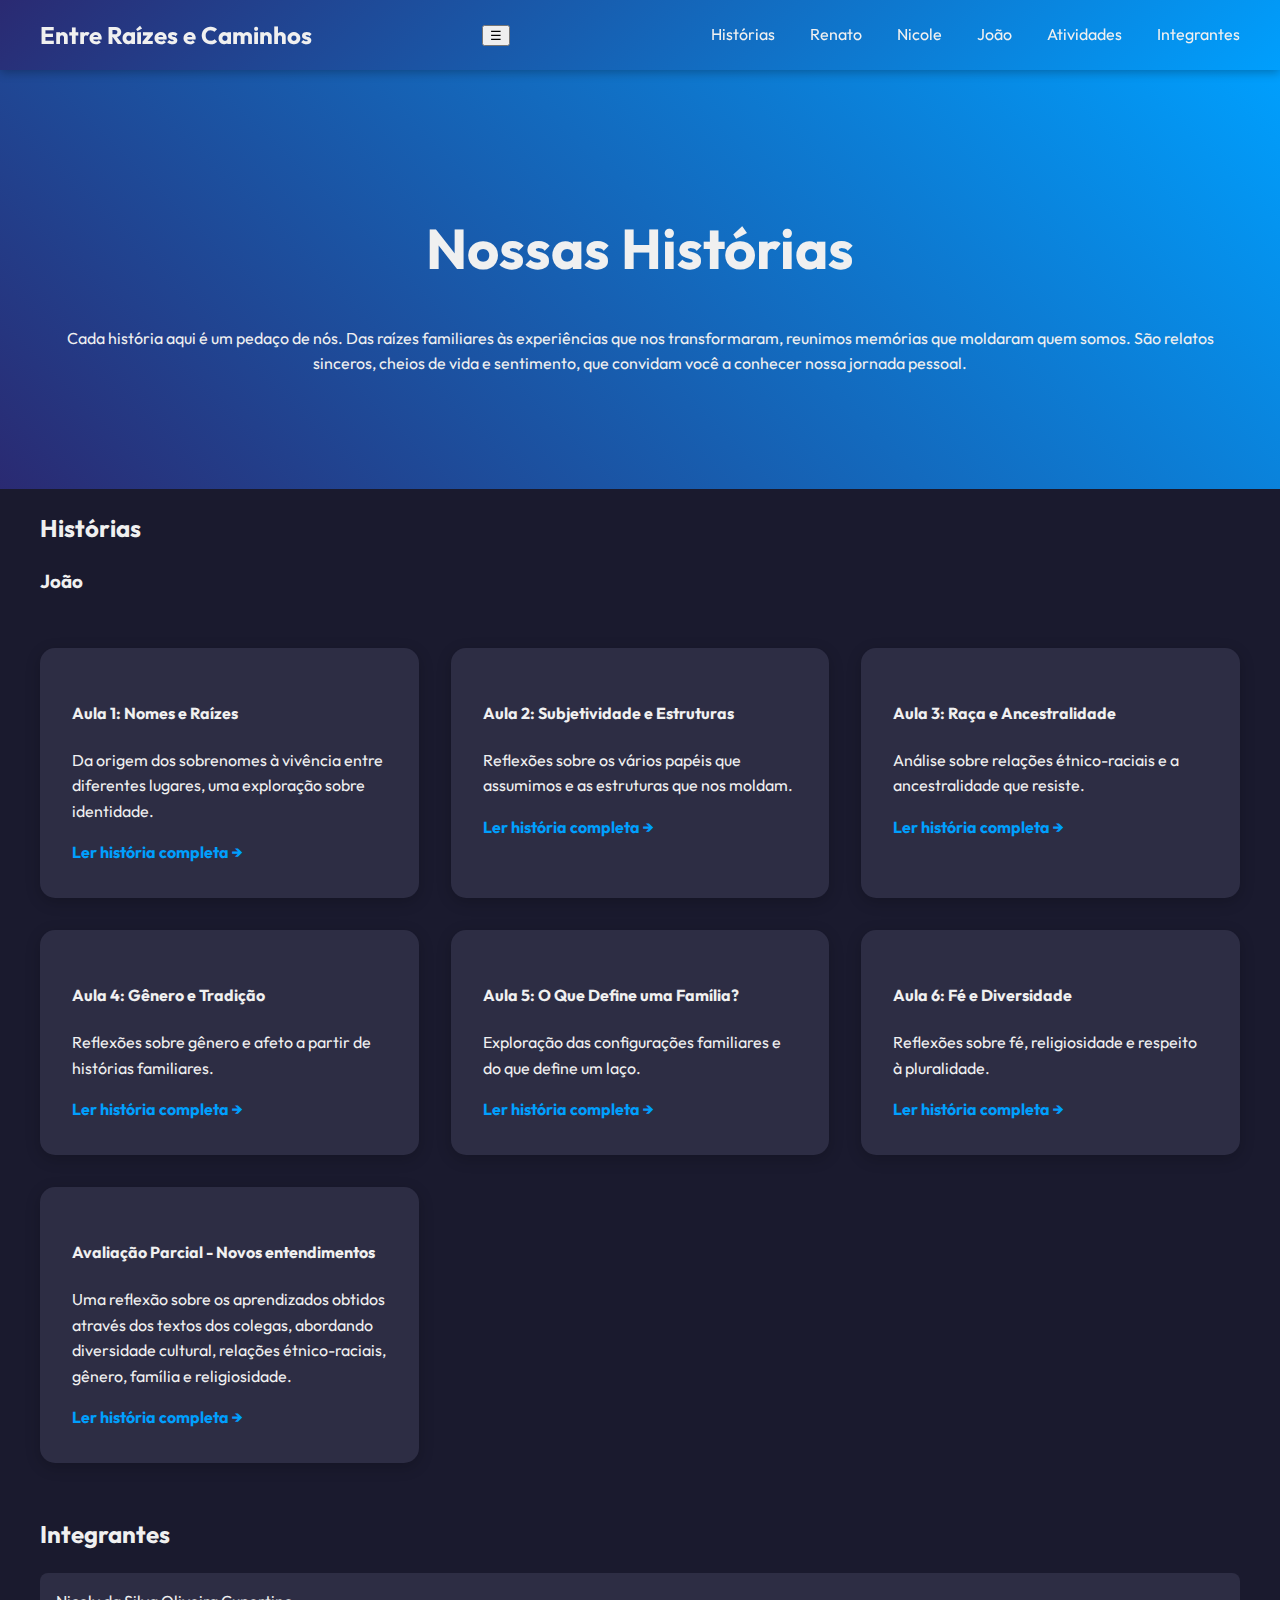
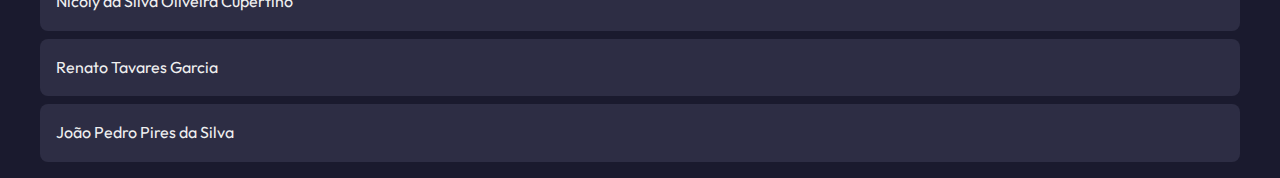
<file: index.html>
<html lang="pt-BR">
<head>
  <meta charset="utf-8">
  <meta name="viewport" content="width=device-width, initial-scale=1.0">
  <title>Entre Raízes e Caminhos — Histórias</title>
  <link rel="stylesheet" href="assets/css/style.css">
  <link href="https://fonts.googleapis.com/css2?family=Outfit:wght@300;400;600;700&display=swap" rel="stylesheet">
</head>
<body>
  <header class="site-header">
    <div class="container header-inner">
      <a class="brand" href="#">Entre Raízes e Caminhos</a>
      <button id="nav-toggle" aria-label="Abrir menu">☰</button>
      <nav class="site-nav" id="site-nav">
        <a href="#histories">Histórias</a>
        <a href="#renato">Renato</a>
        <a href="#nicole">Nicole</a>
        <a href="#joao">João</a>
        <a href="#atividades">Atividades</a>
        <a href="#integrantes">Integrantes</a>
      </nav>
    </div>
  </header>

  <main>
    <section class="hero">
      <div class="container">
        <h1>Nossas Histórias</h1>
        <p class="lead">Cada história aqui é um pedaço de nós. Das raízes familiares às experiências que nos transformaram, reunimos memórias que moldaram quem somos. São relatos sinceros, cheios de vida e sentimento, que convidam você a conhecer nossa jornada pessoal.</p>
      </div>
    </section>

    <section id="histories" class="container stories">
      <h2>Histórias</h2>


      <section id="joao" class="story-group">
        <h3>João</h3>
        <div class="grid">
          <article class="card">
            <h4>Aula 1: Nomes e Raízes</h4>
            <p>Da origem dos sobrenomes à vivência entre diferentes lugares, uma exploração sobre identidade.</p>
            <a class="readmore" href="joao/aula-1.html">Ler história completa →</a>
          </article>
          <article class="card">
            <h4>Aula 2: Subjetividade e Estruturas</h4>
            <p>Reflexões sobre os vários papéis que assumimos e as estruturas que nos moldam.</p>
            <a class="readmore" href="joao/aula-2.html">Ler história completa →</a>
          </article>
          <article class="card">
            <h4>Aula 3: Raça e Ancestralidade</h4>
            <p>Análise sobre relações étnico-raciais e a ancestralidade que resiste.</p>
            <a class="readmore" href="joao/aula-3.html">Ler história completa →</a>
          </article>
          <article class="card">
            <h4>Aula 4: Gênero e Tradição</h4>
            <p>Reflexões sobre gênero e afeto a partir de histórias familiares.</p>
            <a class="readmore" href="joao/aula-4.html">Ler história completa →</a>
          </article>
          <article class="card">
            <h4>Aula 5: O Que Define uma Família?</h4>
            <p>Exploração das configurações familiares e do que define um laço.</p>
            <a class="readmore" href="joao/aula-5.html">Ler história completa →</a>
          </article>
          <article class="card">
            <h4>Aula 6: Fé e Diversidade</h4>
            <p>Reflexões sobre fé, religiosidade e respeito à pluralidade.</p>
            <a class="readmore" href="joao/aula-6.html">Ler história completa →</a>
          </article>
          <article class="card">
            <h4>Avaliação Parcial - Novos entendimentos</h4>
            <p>Uma reflexão sobre os aprendizados obtidos através dos textos dos colegas, abordando diversidade cultural, relações étnico-raciais, gênero, família e religiosidade.</p>
            <a class="readmore" href="joao/avaliacao-parcial.html">Ler história completa →</a>
          </article>
        </div>
      </section>

    </section>

    <section id="integrantes" class="container contact">
      <h2>Integrantes</h2>
      <ul class="members">
        <li>Nicoly da Silva Oliveira Cupertino</li>
        <li>Renato Tavares Garcia</li>
        <li>João Pedro Pires da Silva</li>
      </ul>
    </section>
  </main>

  <script src="assets/js/main.js"></script>
</body>
</html>
</file>
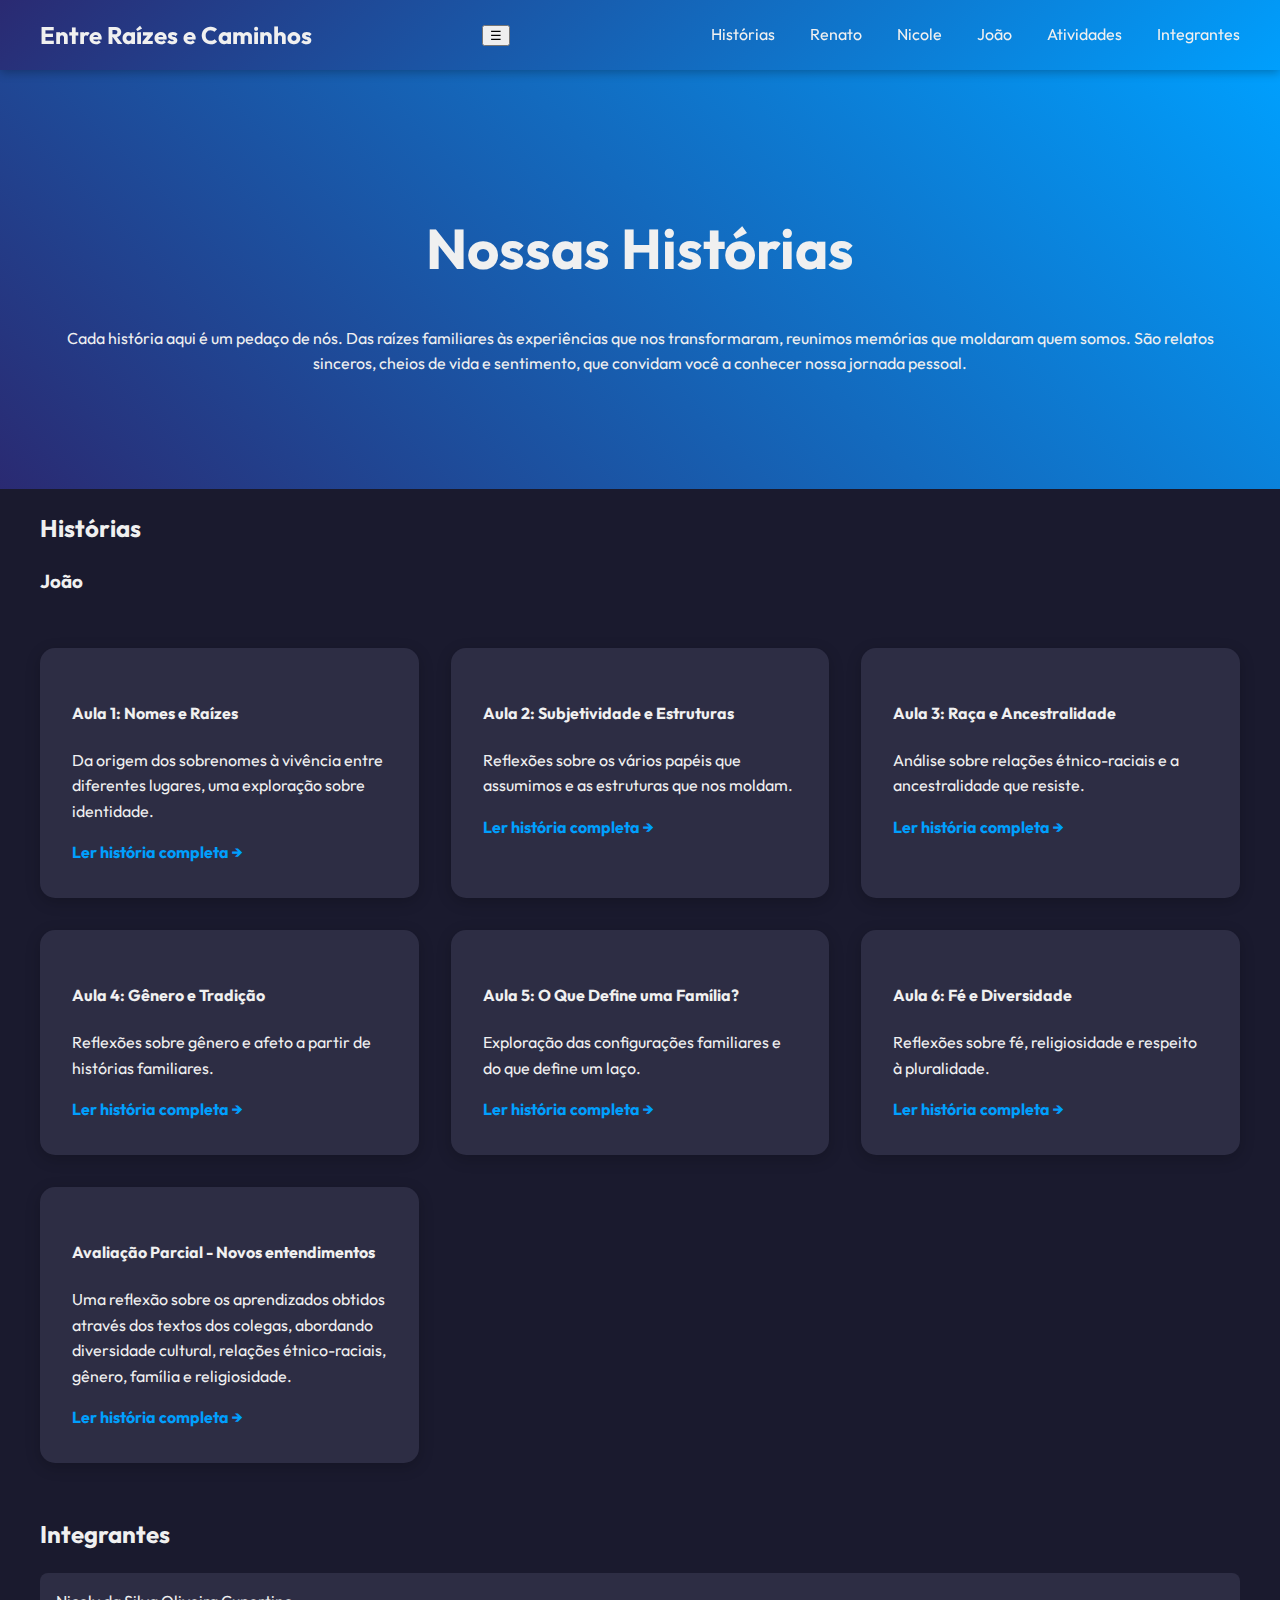
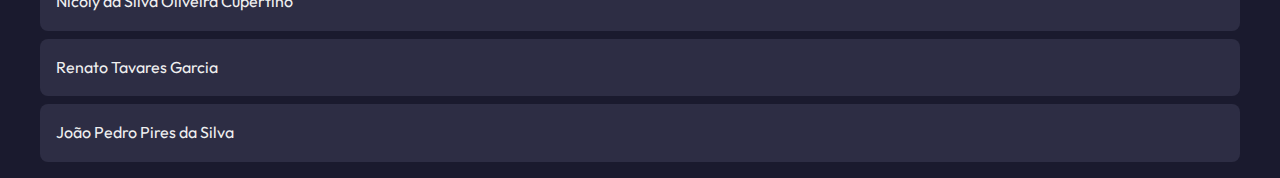
<file: drive-download-20251104T224602Z-1-001/index.html>
<!doctype html>
<html lang="pt-BR">
<head>
  <meta charset="utf-8" />
  <meta name="viewport" content="width=device-width,initial-scale=1" />
  <title>Entre Raízes e Caminhos — Histórias</title>
  <link rel="stylesheet" href="assets/css/style.css">
  <link href="https://fonts.googleapis.com/css2?family=Outfit:wght@300;400;600;700&display=swap" rel="stylesheet">
</head>
<body>
  <header class="site-header">
    <div class="container header-inner">
      <a class="brand" href="#">Entre Raízes e Caminhos</a>
      <button id="nav-toggle" aria-label="Abrir menu">☰</button>
      <nav class="site-nav" id="site-nav">
        <a href="#histories">Histórias</a>
        <a href="#renato">Renato</a>
        <a href="#nicole">Nicole</a>
        <a href="#joao">João</a>
        <a href="#atividades">Atividades</a>
        <a href="#integrantes">Integrantes</a>
      </nav>
    </div>
  </header>

  <main>
    <section class="hero">
      <div class="container">
        <h1>Nossas Histórias</h1>
        <p class="lead">Cada história aqui é um pedaço de nós. Das raízes familiares às experiências que nos transformaram, reunimos memórias que moldaram quem somos. São relatos sinceros, cheios de vida e sentimento, que convidam você a conhecer nossa jornada pessoal.</p>
      </div>
    </section>

    <section id="histories" class="container stories">
      <h2>Histórias</h2>


      <section id="joao" class="story-group">
        <h3>João</h3>
        <div class="grid">
          <article class="card">
            <h4>Aula 1: Nomes e Raízes</h4>
            <p>Da origem dos sobrenomes à vivência entre diferentes lugares, uma exploração sobre identidade.</p>
            <a class="readmore" href="joao/aula-1.html">Ler história completa →</a>
          </article>
          <article class="card">
            <h4>Aula 2: Subjetividade e Estruturas</h4>
            <p>Reflexões sobre os vários papéis que assumimos e as estruturas que nos moldam.</p>
            <a class="readmore" href="joao/aula-2.html">Ler história completa →</a>
          </article>
          <article class="card">
            <h4>Aula 3: Raça e Ancestralidade</h4>
            <p>Análise sobre relações étnico-raciais e a ancestralidade que resiste.</p>
            <a class="readmore" href="joao/aula-3.html">Ler história completa →</a>
          </article>
          <article class="card">
            <h4>Aula 4: Gênero e Tradição</h4>
            <p>Reflexões sobre gênero e afeto a partir de histórias familiares.</p>
            <a class="readmore" href="joao/aula-4.html">Ler história completa →</a>
          </article>
          <article class="card">
            <h4>Aula 5: O Que Define uma Família?</h4>
            <p>Exploração das configurações familiares e do que define um laço.</p>
            <a class="readmore" href="joao/aula-5.html">Ler história completa →</a>
          </article>
          <article class="card">
            <h4>Aula 6: Fé e Diversidade</h4>
            <p>Reflexões sobre fé, religiosidade e respeito à pluralidade.</p>
            <a class="readmore" href="joao/aula-6.html">Ler história completa →</a>
          </article>
          <article class="card">
            <h4>Avaliação Parcial - Novos entendimentos</h4>
            <p>Uma reflexão sobre os aprendizados obtidos através dos textos dos colegas, abordando diversidade cultural, relações étnico-raciais, gênero, família e religiosidade.</p>
            <a class="readmore" href="joao/avaliacao-parcial.html">Ler história completa →</a>
          </article>
        </div>
      </section>

    </section>

    <section id="integrantes" class="container contact">
      <h2>Integrantes</h2>
      <ul class="members">
        <li>Nicoly da Silva Oliveira Cupertino</li>
        <li>Renato Tavares Garcia</li>
        <li>João Pedro Pires da Silva</li>
      </ul>
    </section>
  </main>

  <script src="assets/js/main.js"></script>
</body>
</html>
</file>
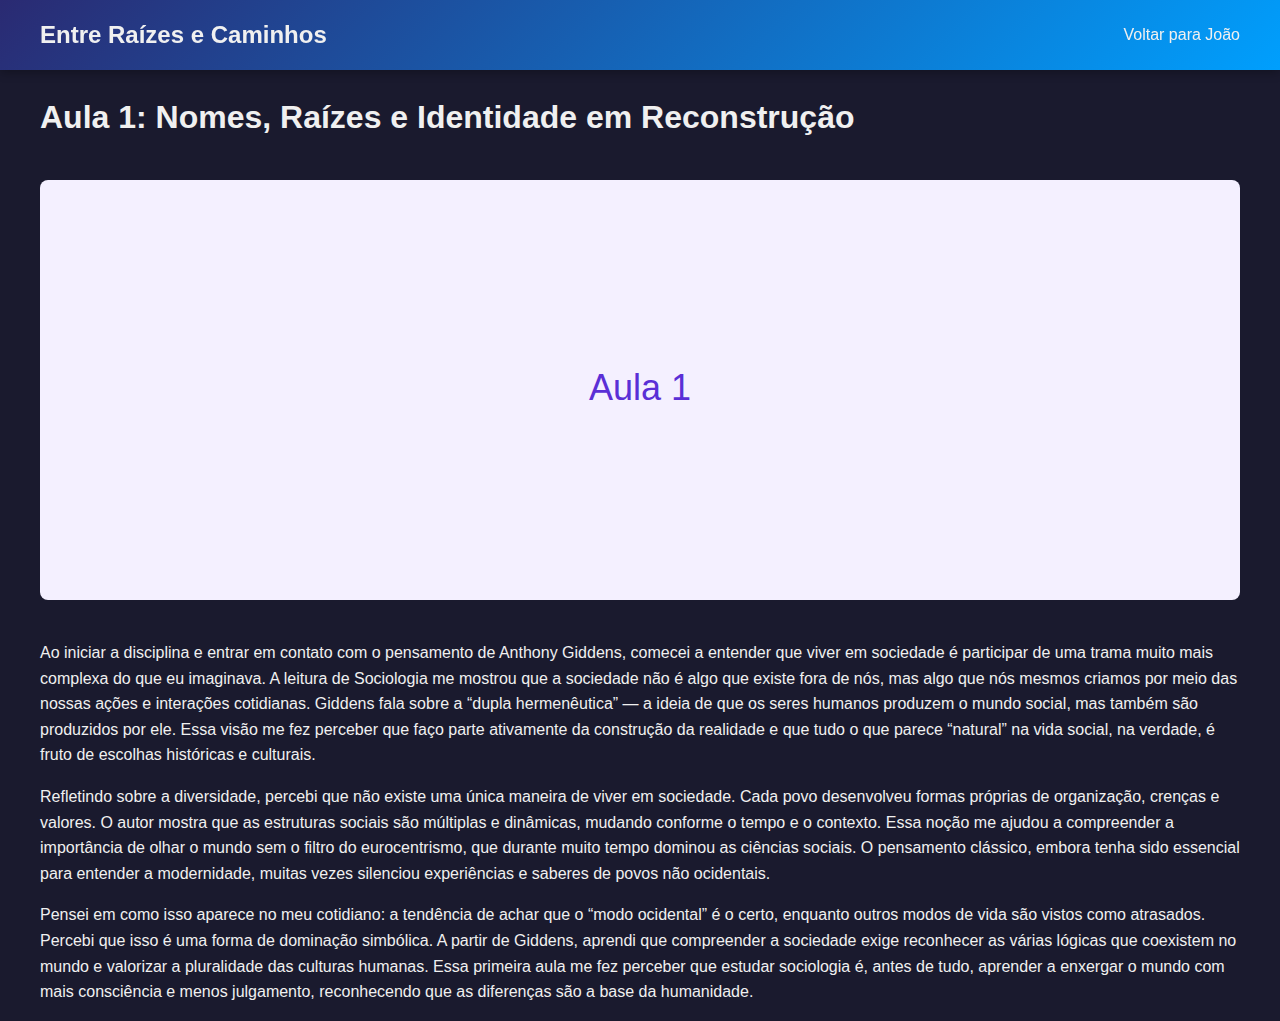
<file: joao/aula-1.html>
<!doctype html>
<html lang="pt-BR">
<head>
  <meta charset="utf-8" />
  <meta name="viewport" content="width=device-width,initial-scale=1" />
  <title>João: Aula 1 — Nomes, Raízes e Identidade</title>
  <link rel="stylesheet" href="../assets/css/style.css">
</head>
<body>
  <header class="site-header">
    <div class="container header-inner">
      <a class="brand" href="../index.html">Entre Raízes e Caminhos</a>
      <nav class="site-nav">
        <a href="../index.html#joao">Voltar para João</a>
      </nav>
    </div>
  </header>
  <main class="container">
    <article>
      <h1>Aula 1: Nomes, Raízes e Identidade em Reconstrução</h1>
  <img src="../assets/images/aula-1.svg" alt="Aula 1" style="max-width:100%;height:auto;border-radius:8px;margin:1rem 0">
  <p>Ao iniciar a disciplina e entrar em contato com o pensamento de Anthony Giddens, comecei a entender que viver em sociedade é participar de uma trama muito mais complexa do que eu imaginava. A leitura de Sociologia me mostrou que a sociedade não é algo que existe fora de nós, mas algo que nós mesmos criamos por meio das nossas ações e interações cotidianas. Giddens fala sobre a “dupla hermenêutica” — a ideia de que os seres humanos produzem o mundo social, mas também são produzidos por ele. Essa visão me fez perceber que faço parte ativamente da construção da realidade e que tudo o que parece “natural” na vida social, na verdade, é fruto de escolhas históricas e culturais.</p>

  <p>Refletindo sobre a diversidade, percebi que não existe uma única maneira de viver em sociedade. Cada povo desenvolveu formas próprias de organização, crenças e valores. O autor mostra que as estruturas sociais são múltiplas e dinâmicas, mudando conforme o tempo e o contexto. Essa noção me ajudou a compreender a importância de olhar o mundo sem o filtro do eurocentrismo, que durante muito tempo dominou as ciências sociais. O pensamento clássico, embora tenha sido essencial para entender a modernidade, muitas vezes silenciou experiências e saberes de povos não ocidentais.</p>

  <p>Pensei em como isso aparece no meu cotidiano: a tendência de achar que o “modo ocidental” é o certo, enquanto outros modos de vida são vistos como atrasados. Percebi que isso é uma forma de dominação simbólica. A partir de Giddens, aprendi que compreender a sociedade exige reconhecer as várias lógicas que coexistem no mundo e valorizar a pluralidade das culturas humanas. Essa primeira aula me fez perceber que estudar sociologia é, antes de tudo, aprender a enxergar o mundo com mais consciência e menos julgamento, reconhecendo que as diferenças são a base da humanidade.</p>
    </article>
  </main>
</body>
</html>
</file>
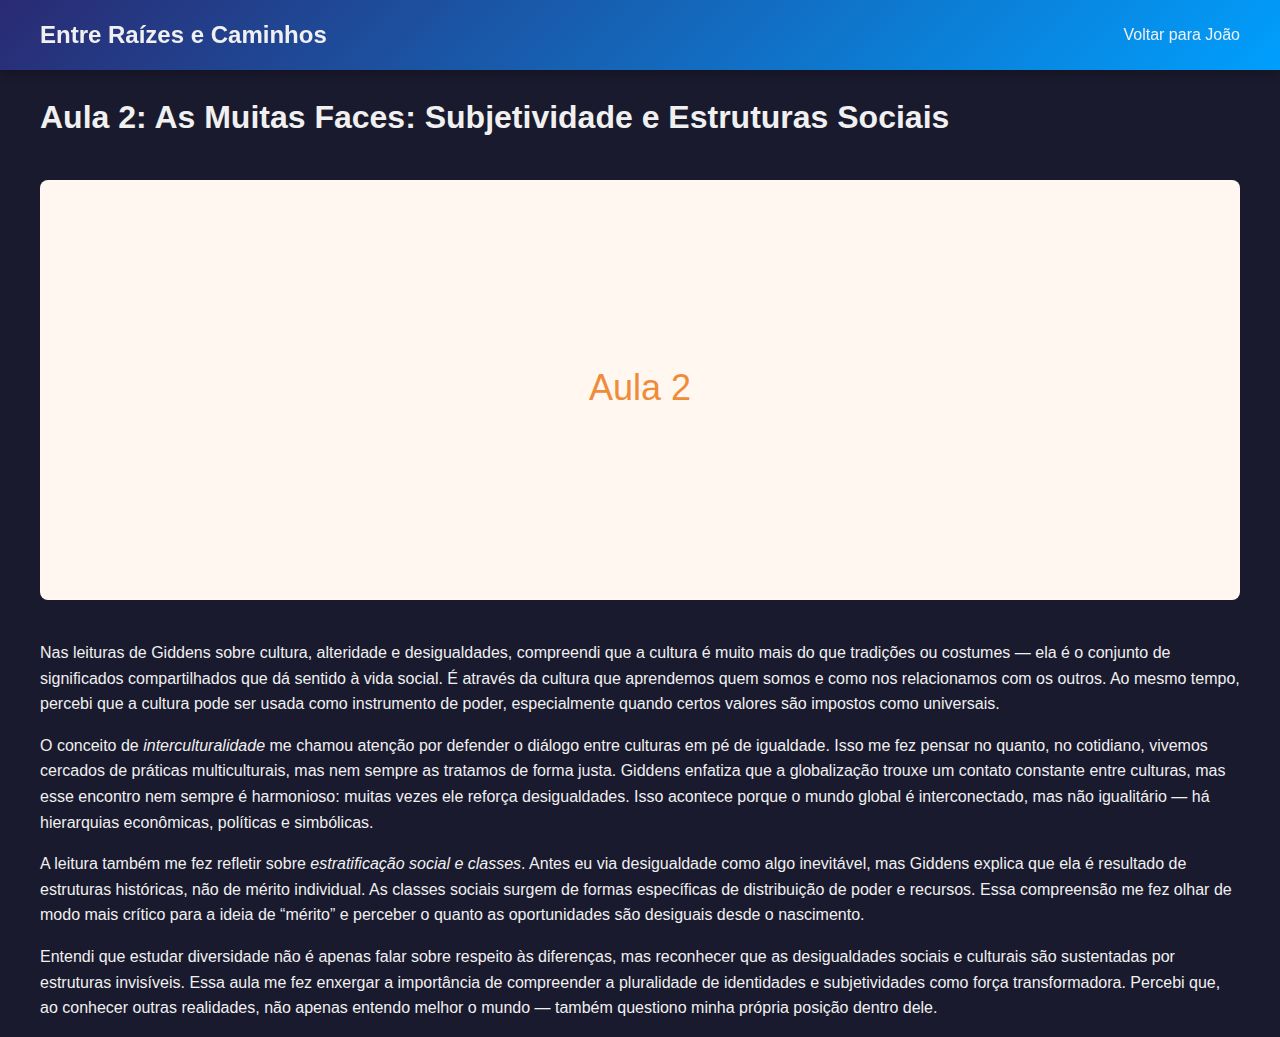
<file: joao/aula-2.html>
<!doctype html>
<html lang="pt-BR">
<head>
  <meta charset="utf-8" />
  <meta name="viewport" content="width=device-width,initial-scale=1" />
  <title>João: Aula 2 — Subjetividade e Estruturas Sociais</title>
  <link rel="stylesheet" href="../assets/css/style.css">
</head>
<body>
  <header class="site-header">
    <div class="container header-inner">
      <a class="brand" href="../index.html">Entre Raízes e Caminhos</a>
      <nav class="site-nav">
        <a href="../index.html#joao">Voltar para João</a>
      </nav>
    </div>
  </header>
  <main class="container">
    <article>
      <h1>Aula 2: As Muitas Faces: Subjetividade e Estruturas Sociais</h1>
  <img src="../assets/images/aula-2.svg" alt="Aula 2" style="max-width:100%;height:auto;border-radius:8px;margin:1rem 0">
  <p>Nas leituras de Giddens sobre cultura, alteridade e desigualdades, compreendi que a cultura é muito mais do que tradições ou costumes — ela é o conjunto de significados compartilhados que dá sentido à vida social. É através da cultura que aprendemos quem somos e como nos relacionamos com os outros. Ao mesmo tempo, percebi que a cultura pode ser usada como instrumento de poder, especialmente quando certos valores são impostos como universais.</p>

  <p>O conceito de <em>interculturalidade</em> me chamou atenção por defender o diálogo entre culturas em pé de igualdade. Isso me fez pensar no quanto, no cotidiano, vivemos cercados de práticas multiculturais, mas nem sempre as tratamos de forma justa. Giddens enfatiza que a globalização trouxe um contato constante entre culturas, mas esse encontro nem sempre é harmonioso: muitas vezes ele reforça desigualdades. Isso acontece porque o mundo global é interconectado, mas não igualitário — há hierarquias econômicas, políticas e simbólicas.</p>

  <p>A leitura também me fez refletir sobre <em>estratificação social e classes</em>. Antes eu via desigualdade como algo inevitável, mas Giddens explica que ela é resultado de estruturas históricas, não de mérito individual. As classes sociais surgem de formas específicas de distribuição de poder e recursos. Essa compreensão me fez olhar de modo mais crítico para a ideia de “mérito” e perceber o quanto as oportunidades são desiguais desde o nascimento.</p>

  <p>Entendi que estudar diversidade não é apenas falar sobre respeito às diferenças, mas reconhecer que as desigualdades sociais e culturais são sustentadas por estruturas invisíveis. Essa aula me fez enxergar a importância de compreender a pluralidade de identidades e subjetividades como força transformadora. Percebi que, ao conhecer outras realidades, não apenas entendo melhor o mundo — também questiono minha própria posição dentro dele.</p>
    </article>
  </main>
</body>
</html>
</file>
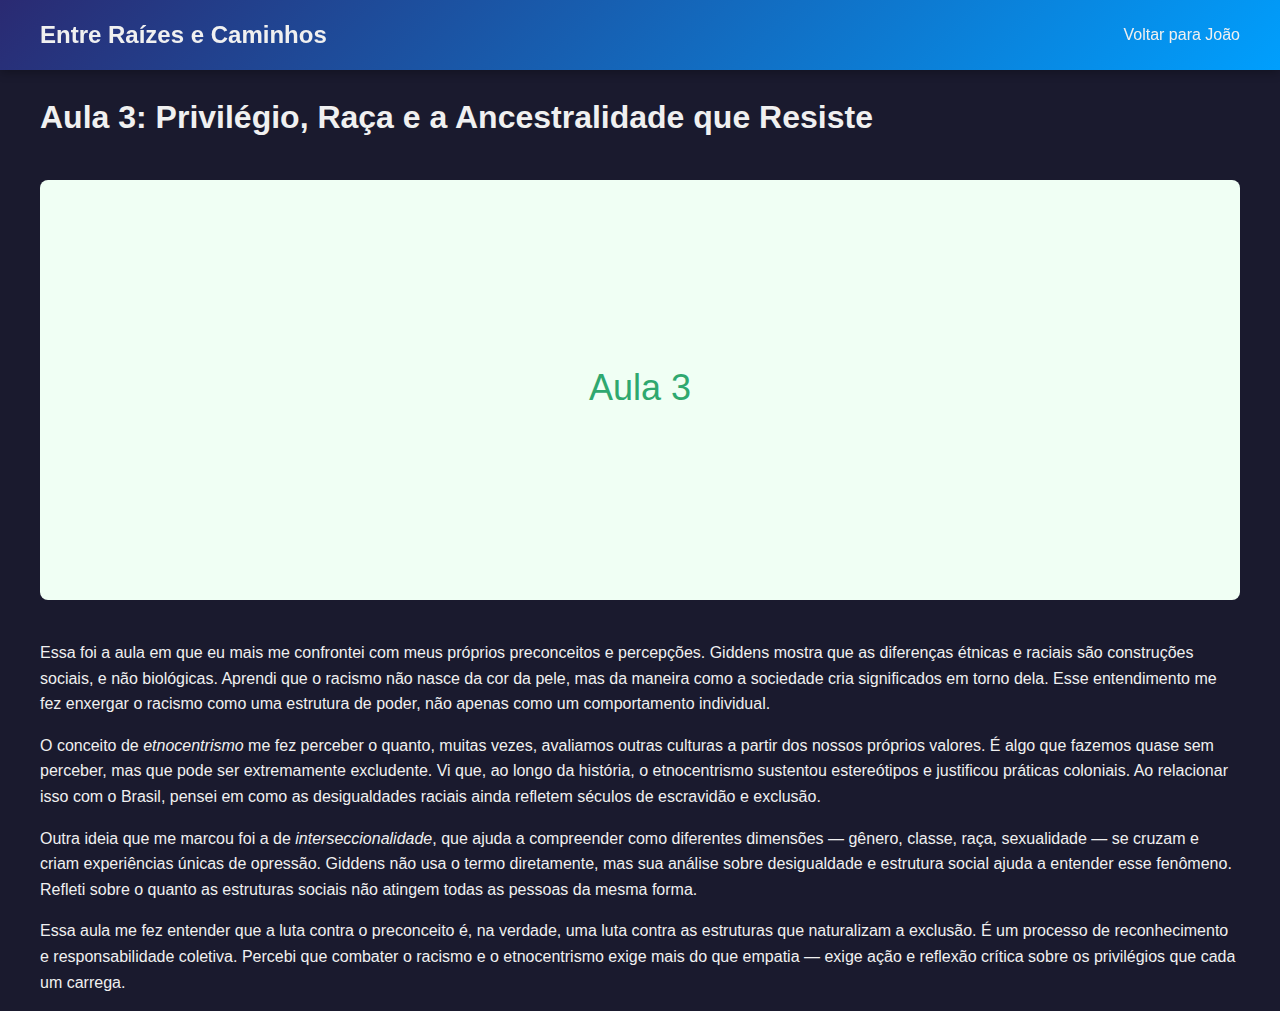
<file: joao/aula-3.html>
<!doctype html>
<html lang="pt-BR">
<head>
  <meta charset="utf-8" />
  <meta name="viewport" content="width=device-width,initial-scale=1" />
  <title>João: Aula 3 — Privilégio e Ancestralidade</title>
  <link rel="stylesheet" href="../assets/css/style.css">
</head>
<body>
  <header class="site-header">
    <div class="container header-inner">
      <a class="brand" href="../index.html">Entre Raízes e Caminhos</a>
      <nav class="site-nav">
        <a href="../index.html#joao">Voltar para João</a>
      </nav>
    </div>
  </header>
  <main class="container">
    <article>
      <h1>Aula 3: Privilégio, Raça e a Ancestralidade que Resiste</h1>
  <img src="../assets/images/aula-3.svg" alt="Aula 3" style="max-width:100%;height:auto;border-radius:8px;margin:1rem 0">
  <p>Essa foi a aula em que eu mais me confrontei com meus próprios preconceitos e percepções. Giddens mostra que as diferenças étnicas e raciais são construções sociais, e não biológicas. Aprendi que o racismo não nasce da cor da pele, mas da maneira como a sociedade cria significados em torno dela. Esse entendimento me fez enxergar o racismo como uma estrutura de poder, não apenas como um comportamento individual.</p>

  <p>O conceito de <em>etnocentrismo</em> me fez perceber o quanto, muitas vezes, avaliamos outras culturas a partir dos nossos próprios valores. É algo que fazemos quase sem perceber, mas que pode ser extremamente excludente. Vi que, ao longo da história, o etnocentrismo sustentou estereótipos e justificou práticas coloniais. Ao relacionar isso com o Brasil, pensei em como as desigualdades raciais ainda refletem séculos de escravidão e exclusão.</p>

  <p>Outra ideia que me marcou foi a de <em>interseccionalidade</em>, que ajuda a compreender como diferentes dimensões — gênero, classe, raça, sexualidade — se cruzam e criam experiências únicas de opressão. Giddens não usa o termo diretamente, mas sua análise sobre desigualdade e estrutura social ajuda a entender esse fenômeno. Refleti sobre o quanto as estruturas sociais não atingem todas as pessoas da mesma forma.</p>

  <p>Essa aula me fez entender que a luta contra o preconceito é, na verdade, uma luta contra as estruturas que naturalizam a exclusão. É um processo de reconhecimento e responsabilidade coletiva. Percebi que combater o racismo e o etnocentrismo exige mais do que empatia — exige ação e reflexão crítica sobre os privilégios que cada um carrega.</p>
    </article>
  </main>
</body>
</html>
</file>
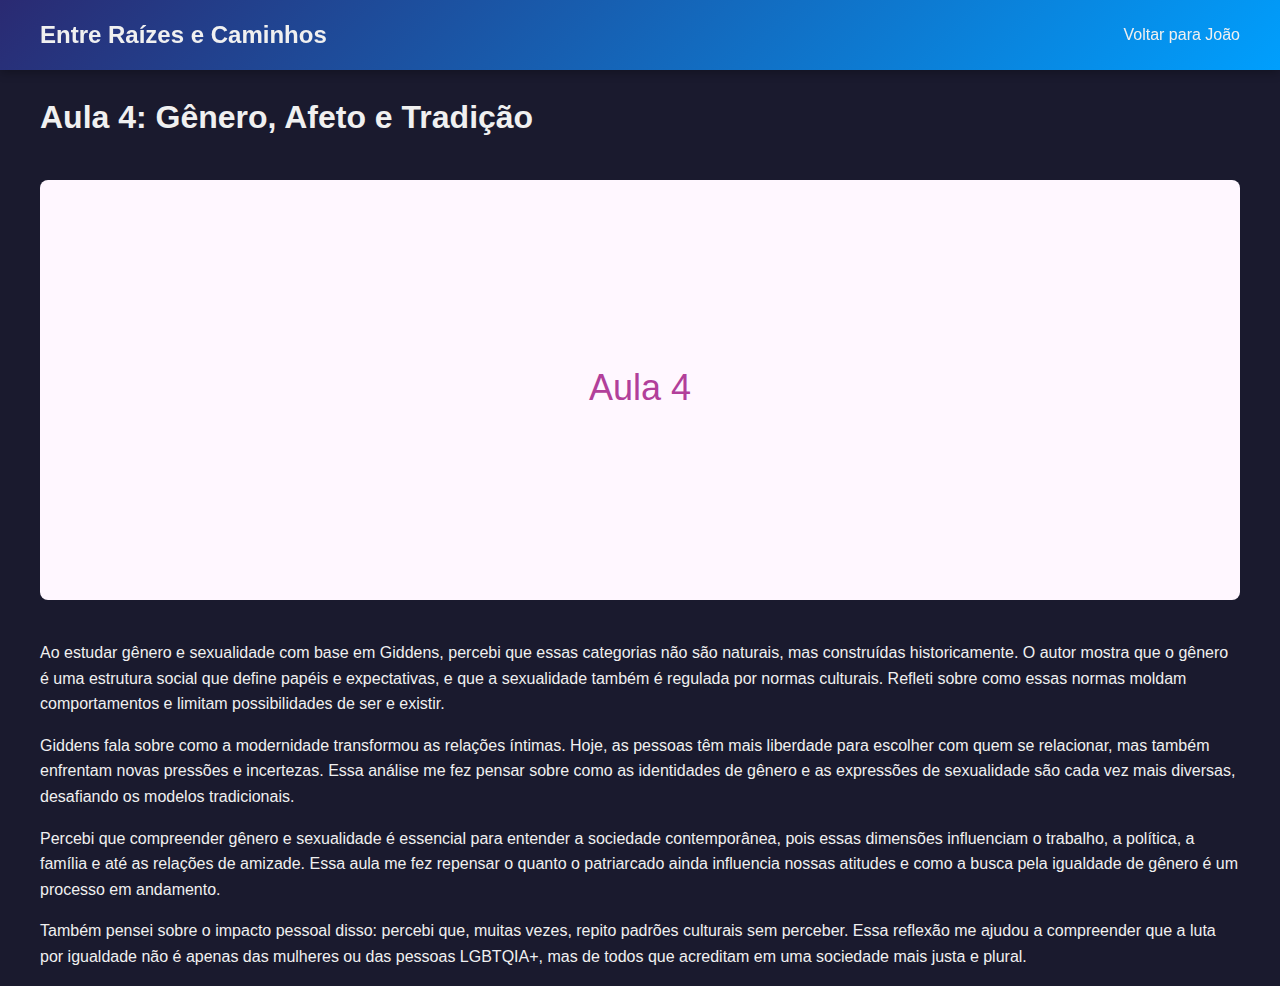
<file: joao/aula-4.html>
<!doctype html>
<html lang="pt-BR">
<head>
  <meta charset="utf-8" />
  <meta name="viewport" content="width=device-width,initial-scale=1" />
  <title>João: Aula 4 — Gênero, Afeto e Tradição</title>
  <link rel="stylesheet" href="../assets/css/style.css">
</head>
<body>
  <header class="site-header">
    <div class="container header-inner">
      <a class="brand" href="../index.html">Entre Raízes e Caminhos</a>
      <nav class="site-nav">
        <a href="../index.html#joao">Voltar para João</a>
      </nav>
    </div>
  </header>
  <main class="container">
    <article>
      <h1>Aula 4: Gênero, Afeto e Tradição</h1>
  <img src="../assets/images/aula-4.svg" alt="Aula 4" style="max-width:100%;height:auto;border-radius:8px;margin:1rem 0">
  <p>Ao estudar gênero e sexualidade com base em Giddens, percebi que essas categorias não são naturais, mas construídas historicamente. O autor mostra que o gênero é uma estrutura social que define papéis e expectativas, e que a sexualidade também é regulada por normas culturais. Refleti sobre como essas normas moldam comportamentos e limitam possibilidades de ser e existir.</p>

  <p>Giddens fala sobre como a modernidade transformou as relações íntimas. Hoje, as pessoas têm mais liberdade para escolher com quem se relacionar, mas também enfrentam novas pressões e incertezas. Essa análise me fez pensar sobre como as identidades de gênero e as expressões de sexualidade são cada vez mais diversas, desafiando os modelos tradicionais.</p>

  <p>Percebi que compreender gênero e sexualidade é essencial para entender a sociedade contemporânea, pois essas dimensões influenciam o trabalho, a política, a família e até as relações de amizade. Essa aula me fez repensar o quanto o patriarcado ainda influencia nossas atitudes e como a busca pela igualdade de gênero é um processo em andamento.</p>

  <p>Também pensei sobre o impacto pessoal disso: percebi que, muitas vezes, repito padrões culturais sem perceber. Essa reflexão me ajudou a compreender que a luta por igualdade não é apenas das mulheres ou das pessoas LGBTQIA+, mas de todos que acreditam em uma sociedade mais justa e plural.</p>
    </article>
  </main>
</body>
</html>
</file>
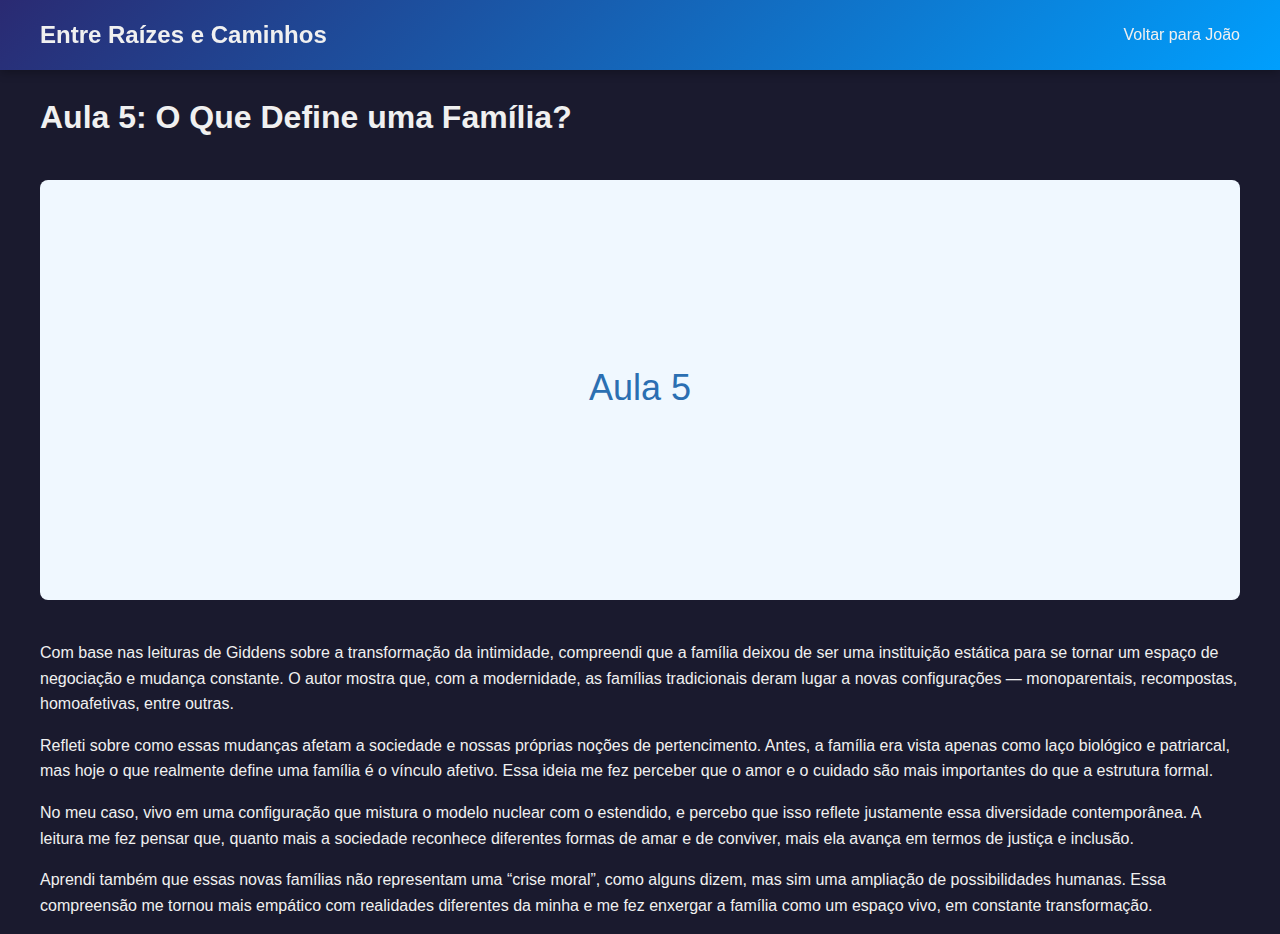
<file: joao/aula-5.html>
<!doctype html>
<html lang="pt-BR">
<head>
  <meta charset="utf-8" />
  <meta name="viewport" content="width=device-width,initial-scale=1" />
  <title>João: Aula 5 — O Que Define uma Família?</title>
  <link rel="stylesheet" href="../assets/css/style.css">
</head>
<body>
  <header class="site-header">
    <div class="container header-inner">
      <a class="brand" href="../index.html">Entre Raízes e Caminhos</a>
      <nav class="site-nav">
        <a href="../index.html#joao">Voltar para João</a>
      </nav>
    </div>
  </header>
  <main class="container">
    <article>
      <h1>Aula 5: O Que Define uma Família?</h1>
  <img src="../assets/images/aula-5.svg" alt="Aula 5" style="max-width:100%;height:auto;border-radius:8px;margin:1rem 0">
  <p>Com base nas leituras de Giddens sobre a transformação da intimidade, compreendi que a família deixou de ser uma instituição estática para se tornar um espaço de negociação e mudança constante. O autor mostra que, com a modernidade, as famílias tradicionais deram lugar a novas configurações — monoparentais, recompostas, homoafetivas, entre outras.</p>

  <p>Refleti sobre como essas mudanças afetam a sociedade e nossas próprias noções de pertencimento. Antes, a família era vista apenas como laço biológico e patriarcal, mas hoje o que realmente define uma família é o vínculo afetivo. Essa ideia me fez perceber que o amor e o cuidado são mais importantes do que a estrutura formal.</p>

  <p>No meu caso, vivo em uma configuração que mistura o modelo nuclear com o estendido, e percebo que isso reflete justamente essa diversidade contemporânea. A leitura me fez pensar que, quanto mais a sociedade reconhece diferentes formas de amar e de conviver, mais ela avança em termos de justiça e inclusão.</p>

  <p>Aprendi também que essas novas famílias não representam uma “crise moral”, como alguns dizem, mas sim uma ampliação de possibilidades humanas. Essa compreensão me tornou mais empático com realidades diferentes da minha e me fez enxergar a família como um espaço vivo, em constante transformação.</p>
    </article>
  </main>
</body>
</html>
</file>
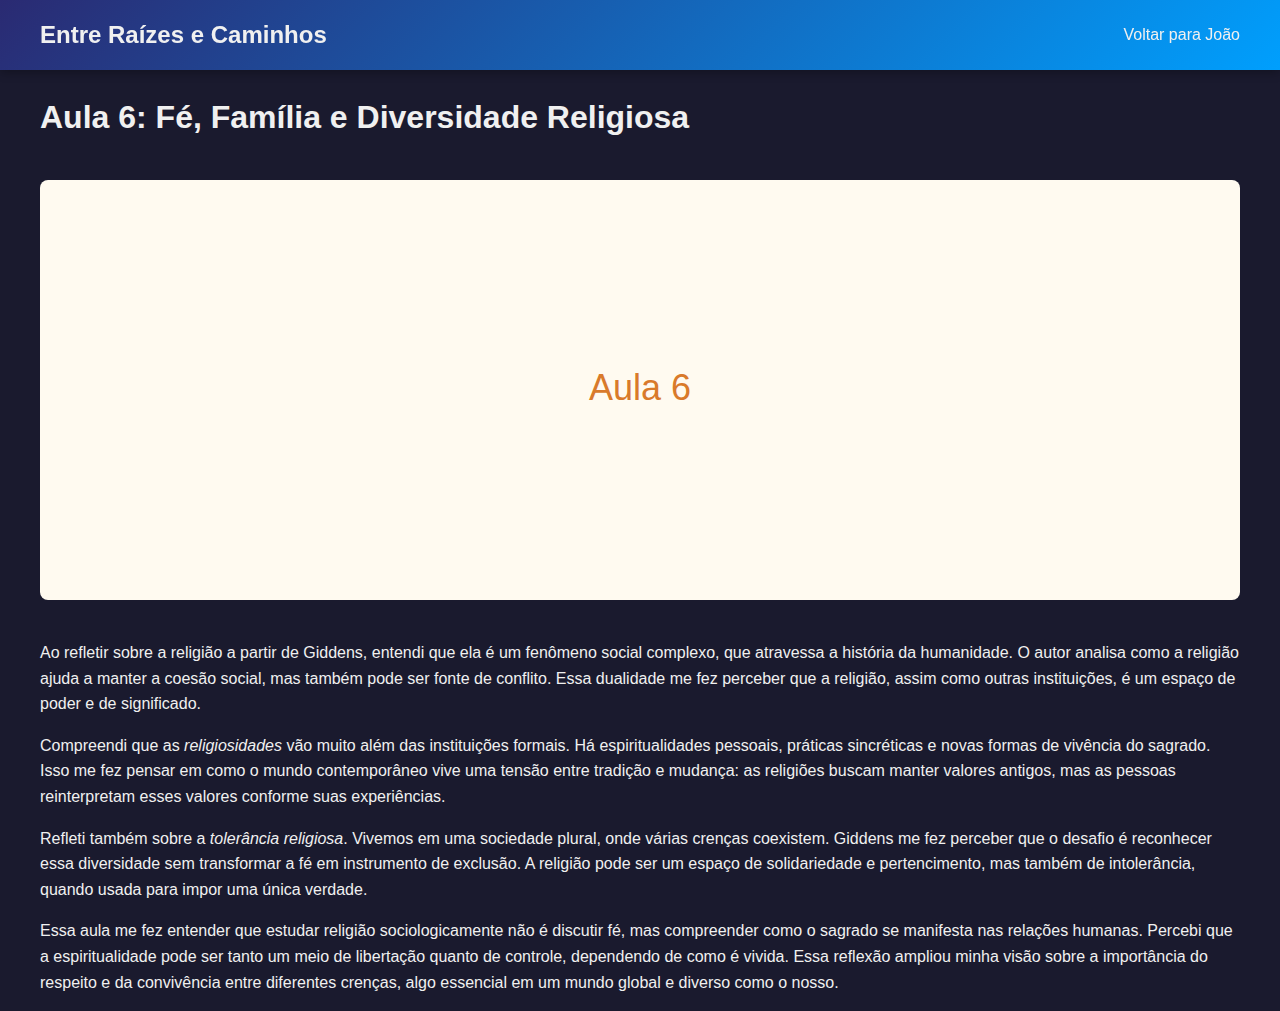
<file: joao/aula-6.html>
<!doctype html>
<html lang="pt-BR">
<head>
  <meta charset="utf-8" />
  <meta name="viewport" content="width=device-width,initial-scale=1" />
  <title>João: Aula 6 — Fé, Família e Diversidade Religiosa</title>
  <link rel="stylesheet" href="../assets/css/style.css">
</head>
<body>
  <header class="site-header">
    <div class="container header-inner">
      <a class="brand" href="../index.html">Entre Raízes e Caminhos</a>
      <nav class="site-nav">
        <a href="../index.html#joao">Voltar para João</a>
      </nav>
    </div>
  </header>
  <main class="container">
    <article>
      <h1>Aula 6: Fé, Família e Diversidade Religiosa</h1>
  <img src="../assets/images/aula-6.svg" alt="Aula 6" style="max-width:100%;height:auto;border-radius:8px;margin:1rem 0">
  <p>Ao refletir sobre a religião a partir de Giddens, entendi que ela é um fenômeno social complexo, que atravessa a história da humanidade. O autor analisa como a religião ajuda a manter a coesão social, mas também pode ser fonte de conflito. Essa dualidade me fez perceber que a religião, assim como outras instituições, é um espaço de poder e de significado.</p>

  <p>Compreendi que as <em>religiosidades</em> vão muito além das instituições formais. Há espiritualidades pessoais, práticas sincréticas e novas formas de vivência do sagrado. Isso me fez pensar em como o mundo contemporâneo vive uma tensão entre tradição e mudança: as religiões buscam manter valores antigos, mas as pessoas reinterpretam esses valores conforme suas experiências.</p>

  <p>Refleti também sobre a <em>tolerância religiosa</em>. Vivemos em uma sociedade plural, onde várias crenças coexistem. Giddens me fez perceber que o desafio é reconhecer essa diversidade sem transformar a fé em instrumento de exclusão. A religião pode ser um espaço de solidariedade e pertencimento, mas também de intolerância, quando usada para impor uma única verdade.</p>

  <p>Essa aula me fez entender que estudar religião sociologicamente não é discutir fé, mas compreender como o sagrado se manifesta nas relações humanas. Percebi que a espiritualidade pode ser tanto um meio de libertação quanto de controle, dependendo de como é vivida. Essa reflexão ampliou minha visão sobre a importância do respeito e da convivência entre diferentes crenças, algo essencial em um mundo global e diverso como o nosso.</p>
    </article>
  </main>
</body>
</html>
</file>
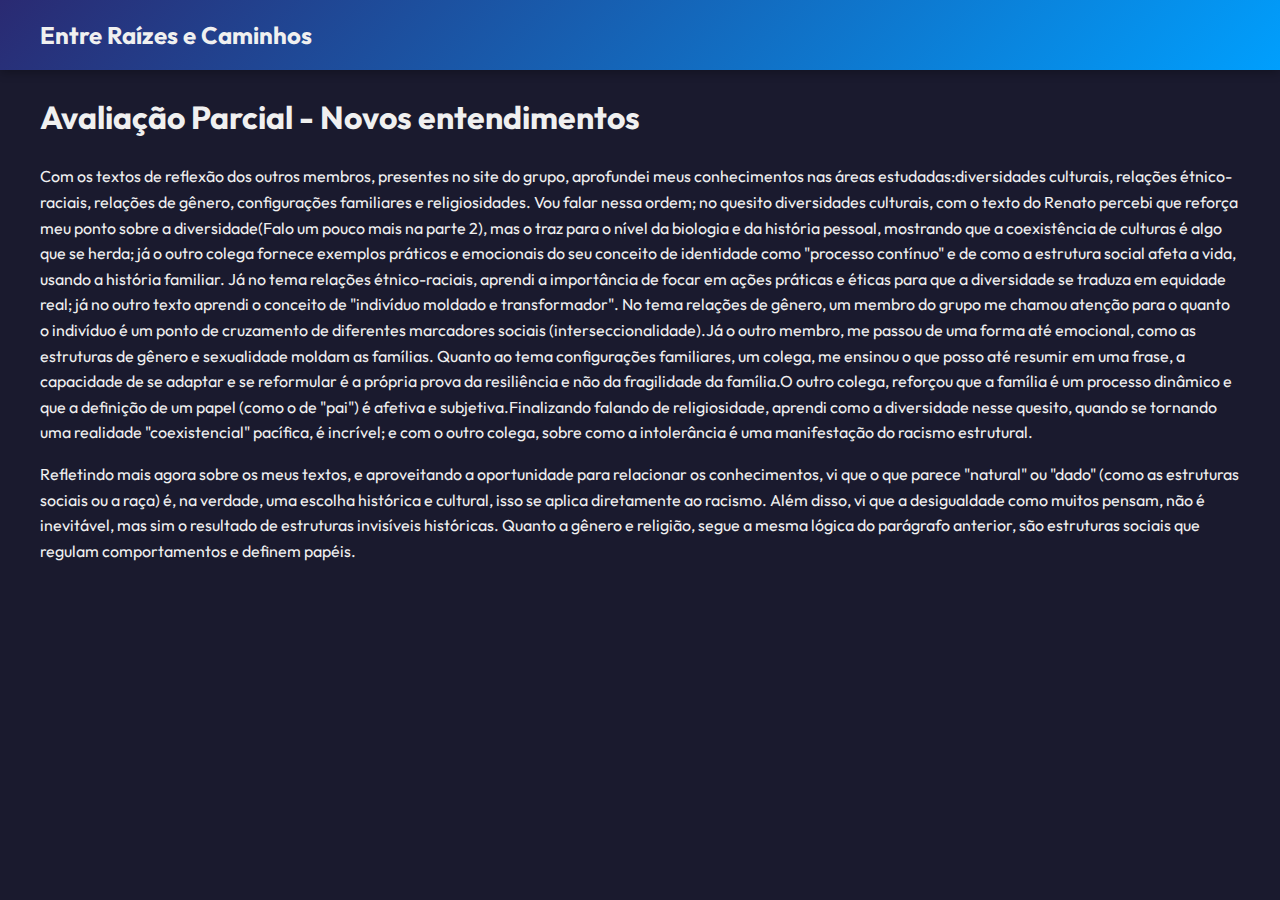
<file: joao/avaliacao-parcial.html>
<!DOCTYPE html>
<html lang="pt-BR">
<head>
    <meta charset="UTF-8">
    <meta name="viewport" content="width=device-width, initial-scale=1.0">
    <title>Avaliação Parcial - Novos entendimentos</title>
    <link rel="stylesheet" href="../assets/css/style.css">
    <link href="https://fonts.googleapis.com/css2?family=Outfit:wght@300;400;600;700&display=swap" rel="stylesheet">
</head>
<body>
    <header class="site-header">
        <div class="container header-inner">
            <a class="brand" href="../index.html">Entre Raízes e Caminhos</a>
        </div>
    </header>

    <main class="container story-content">
        <article>
            <h1>Avaliação Parcial - Novos entendimentos</h1>
            
            <p>Com os textos de reflexão dos outros membros, presentes no site do grupo, aprofundei meus conhecimentos nas áreas estudadas:diversidades culturais, relações étnico-raciais, relações de gênero, configurações familiares e religiosidades. Vou falar nessa ordem; no quesito diversidades culturais, com o texto do Renato percebi que reforça meu ponto sobre a diversidade(Falo um pouco mais na parte 2), mas o traz para o nível da biologia e da história pessoal, mostrando que a coexistência de culturas é algo que se herda; já o outro colega fornece exemplos práticos e emocionais do seu conceito de identidade como "processo contínuo" e de como a estrutura social afeta a vida, usando a história familiar. Já no tema relações étnico-raciais, aprendi a importância de focar em ações práticas e éticas para que a diversidade se traduza em equidade real; já no outro texto aprendi o conceito de "indivíduo moldado e transformador". No tema relações de gênero, um membro do grupo me chamou atenção para o quanto o indivíduo é um ponto de cruzamento de diferentes marcadores sociais (interseccionalidade).Já o outro membro, me passou de uma forma até emocional, como as estruturas de gênero e sexualidade moldam as famílias. Quanto ao tema configurações familiares, um colega, me ensinou o que posso até resumir em uma frase, a capacidade de se adaptar e se reformular é a própria prova da resiliência e não da fragilidade da família.O outro colega, reforçou que a família é um processo dinâmico e que a definição de um papel (como o de "pai") é afetiva e subjetiva.Finalizando falando de religiosidade, aprendi como a diversidade nesse quesito, quando se tornando uma realidade "coexistencial" pacífica, é incrível; e com o outro colega, sobre como a intolerância é uma manifestação do racismo estrutural.</p>

            <p>Refletindo mais agora sobre os meus textos, e aproveitando a oportunidade para relacionar os conhecimentos, vi que o que parece "natural" ou "dado" (como as estruturas sociais ou a raça) é, na verdade, uma escolha histórica e cultural, isso se aplica diretamente ao racismo. Além disso, vi que a desigualdade como muitos pensam, não é inevitável, mas sim o resultado de estruturas invisíveis históricas. Quanto a gênero e religião, segue a mesma lógica do parágrafo anterior, são estruturas sociais que regulam comportamentos e definem papéis.</p>
        </article>
    </main>

    <script src="../assets/js/main.js"></script>
</body>
</html>
</file>
<file: assets/css/style.css>
:root {
  --primary: #2a2a72;
  --secondary: #009ffd;
  --accent: #ff6b6b;
  --background: #1a1a2e;
  --text: #f0f0f0;
  --card-bg: #2d2d44;
}

body {
  margin: 0;
  font-family: 'Outfit', sans-serif;
  background: var(--background);
  color: var(--text);
  line-height: 1.6;
}

.site-header {
  background: linear-gradient(135deg, var(--primary), var(--secondary));
  padding: 1rem 0;
  position: sticky;
  top: 0;
  z-index: 100;
  box-shadow: 0 2px 10px rgba(0,0,0,0.3);
}

.header-inner {
  display: flex;
  justify-content: space-between;
  align-items: center;
}

.brand {
  color: var(--text);
  text-decoration: none;
  font-weight: bold;
  font-size: 1.5rem;
}

.site-nav a {
  color: var(--text);
  text-decoration: none;
  margin-left: 2rem;
  transition: color 0.3s;
}

.site-nav a:hover {
  color: var(--accent);
}

.hero {
  background: linear-gradient(45deg, var(--primary), var(--secondary));
  padding: 6rem 0;
  text-align: center;
}

.hero h1 {
  font-size: 3.5rem;
  margin-bottom: 2rem;
}

.container {
  max-width: 1200px;
  margin: 0 auto;
  padding: 0 2rem;
}

.card {
  background: var(--card-bg);
  border-radius: 15px;
  padding: 2rem;
  transition: transform 0.3s;
  box-shadow: 0 4px 15px rgba(0,0,0,0.2);
}

.card:hover {
  transform: translateY(-5px);
}

.grid {
  display: grid;
  grid-template-columns: repeat(auto-fit, minmax(300px, 1fr));
  gap: 2rem;
  padding: 2rem 0;
}

.readmore {
  color: var(--secondary);
  text-decoration: none;
  font-weight: bold;
}

.members {
  list-style: none;
  padding: 0;
}

.members li {
  padding: 1rem;
  margin: 0.5rem 0;
  background: var(--card-bg);
  border-radius: 8px;
}

@media (max-width: 768px) {
  .site-nav {
    display: none;
  }
  
  .site-nav.active {
    display: flex;
    flex-direction: column;
    position: absolute;
    top: 100%;
    left: 0;
    right: 0;
    background: var(--primary);
    padding: 1rem;
  }
  
  .site-nav a {
    margin: 0.5rem 0;
  }
  
  #nav-toggle {
    display: block;
  }
}
</file>
<file: drive-download-20251104T224602Z-1-001/assets/css/style.css>
:root {
  --primary: #2a2a72;
  --secondary: #009ffd;
  --accent: #ff6b6b;
  --background: #1a1a2e;
  --text: #f0f0f0;
  --card-bg: #2d2d44;
}

body {
  margin: 0;
  font-family: 'Outfit', sans-serif;
  background: var(--background);
  color: var(--text);
  line-height: 1.6;
}

.site-header {
  background: linear-gradient(135deg, var(--primary), var(--secondary));
  padding: 1rem 0;
  position: sticky;
  top: 0;
  z-index: 100;
  box-shadow: 0 2px 10px rgba(0,0,0,0.3);
}

.header-inner {
  display: flex;
  justify-content: space-between;
  align-items: center;
}

.brand {
  color: var(--text);
  text-decoration: none;
  font-weight: bold;
  font-size: 1.5rem;
}

.site-nav a {
  color: var(--text);
  text-decoration: none;
  margin-left: 2rem;
  transition: color 0.3s;
}

.site-nav a:hover {
  color: var(--accent);
}

.hero {
  background: linear-gradient(45deg, var(--primary), var(--secondary));
  padding: 6rem 0;
  text-align: center;
}

.hero h1 {
  font-size: 3.5rem;
  margin-bottom: 2rem;
}

.container {
  max-width: 1200px;
  margin: 0 auto;
  padding: 0 2rem;
}

.card {
  background: var(--card-bg);
  border-radius: 15px;
  padding: 2rem;
  transition: transform 0.3s;
  box-shadow: 0 4px 15px rgba(0,0,0,0.2);
}

.card:hover {
  transform: translateY(-5px);
}

.grid {
  display: grid;
  grid-template-columns: repeat(auto-fit, minmax(300px, 1fr));
  gap: 2rem;
  padding: 2rem 0;
}

.readmore {
  color: var(--secondary);
  text-decoration: none;
  font-weight: bold;
}

.members {
  list-style: none;
  padding: 0;
}

.members li {
  padding: 1rem;
  margin: 0.5rem 0;
  background: var(--card-bg);
  border-radius: 8px;
}

@media (max-width: 768px) {
  .site-nav {
    display: none;
  }
  
  .site-nav.active {
    display: flex;
    flex-direction: column;
    position: absolute;
    top: 100%;
    left: 0;
    right: 0;
    background: var(--primary);
    padding: 1rem;
  }
  
  .site-nav a {
    margin: 0.5rem 0;
  }
  
  #nav-toggle {
    display: block;
  }
}
</file>
